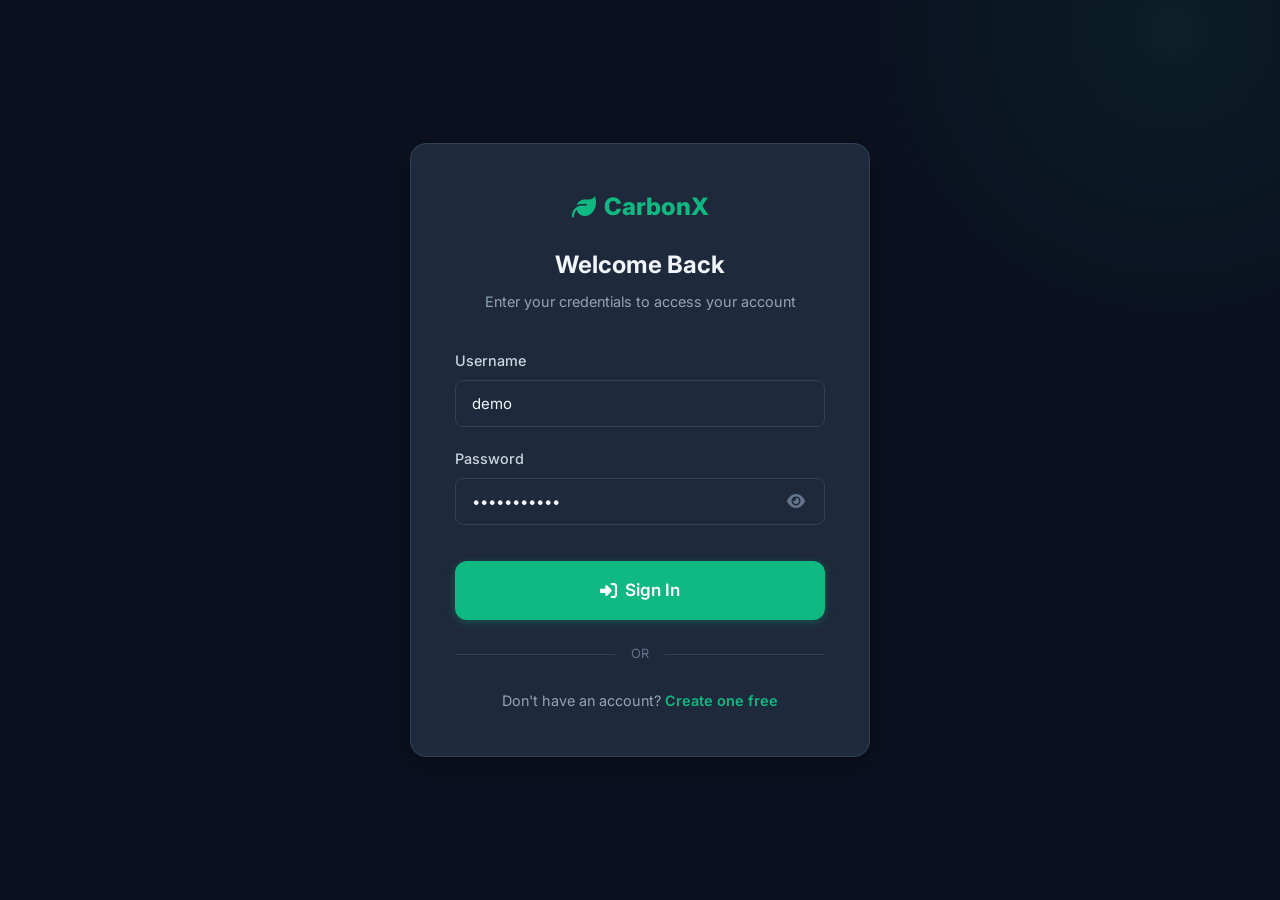
<file: my project/carbon-platform-frontend/login.html>
<!DOCTYPE html>
<html lang="en">

<head>
    <meta charset="UTF-8">
    <meta name="viewport" content="width=device-width, initial-scale=1.0">
    <title>Login | CarbonX</title>
    <link rel="stylesheet" href="https://cdnjs.cloudflare.com/ajax/libs/font-awesome/6.5.0/css/all.min.css">
    <link rel="stylesheet" href="css/style.css">
    <link rel="stylesheet" href="css/components.css">
    <link rel="stylesheet" href="css/animations.css">
    <link rel="stylesheet" href="css/pages/auth.css">
</head>

<body>
    <div class="auth-page">
        <div class="auth-card fade-in">
            <div class="auth-header">
                <a href="index.html" class="logo">
                    <i class="fas fa-leaf"></i> CarbonX
                </a>
                <h2>Welcome Back</h2>
                <p>Enter your credentials to access your account</p>
            </div>

            <form id="login-form">
                <div class="form-group">
                    <label for="username">Username</label>
                    <input type="text" id="username" placeholder="Enter username" value="demo" required>
                </div>
                <div class="form-group">
                    <label for="password">Password</label>
                    <div class="password-field">
                        <input type="password" id="password" placeholder="••••••••" value="password123" required>
                        <button type="button" class="password-toggle" id="toggle-pw">
                            <i class="fas fa-eye"></i>
                        </button>
                    </div>
                </div>
                <button type="submit" class="btn btn-primary btn-block btn-lg mt-2">
                    <i class="fas fa-sign-in-alt"></i> Sign In
                </button>
            </form>

            <div class="divider">OR</div>

            <p class="text-center text-muted" style="font-size: 0.9rem;">
                Don't have an account? <a href="register.html" style="color: var(--primary); font-weight: 600;">Create
                    one free</a>
            </p>
        </div>
    </div>

    <script src="js/core/auth.js"></script>
    <script src="js/core/router.js"></script>
    <script src="js/services/notifications.js"></script>
    <script src="js/core/main.js"></script>
    <script>
        document.getElementById('login-form').addEventListener('submit', async (e) => {
            e.preventDefault();
            const res = await Auth.login(
                document.getElementById('username').value,
                document.getElementById('password').value
            );
            if (res.success) {
                window.location.href = 'dashboard.html';
            } else {
                alert(res.message);
            }
        });
        document.getElementById('toggle-pw').addEventListener('click', (e) => {
            e.preventDefault();
            const pw = document.getElementById('password');
            const icon = document.querySelector('#toggle-pw i');
            if (pw.type === 'password') {
                pw.type = 'text';
                icon.classList.replace('fa-eye', 'fa-eye-slash');
            } else {
                pw.type = 'password';
                icon.classList.replace('fa-eye-slash', 'fa-eye');
            }
        });
    </script>
</body>

</html>
</file>
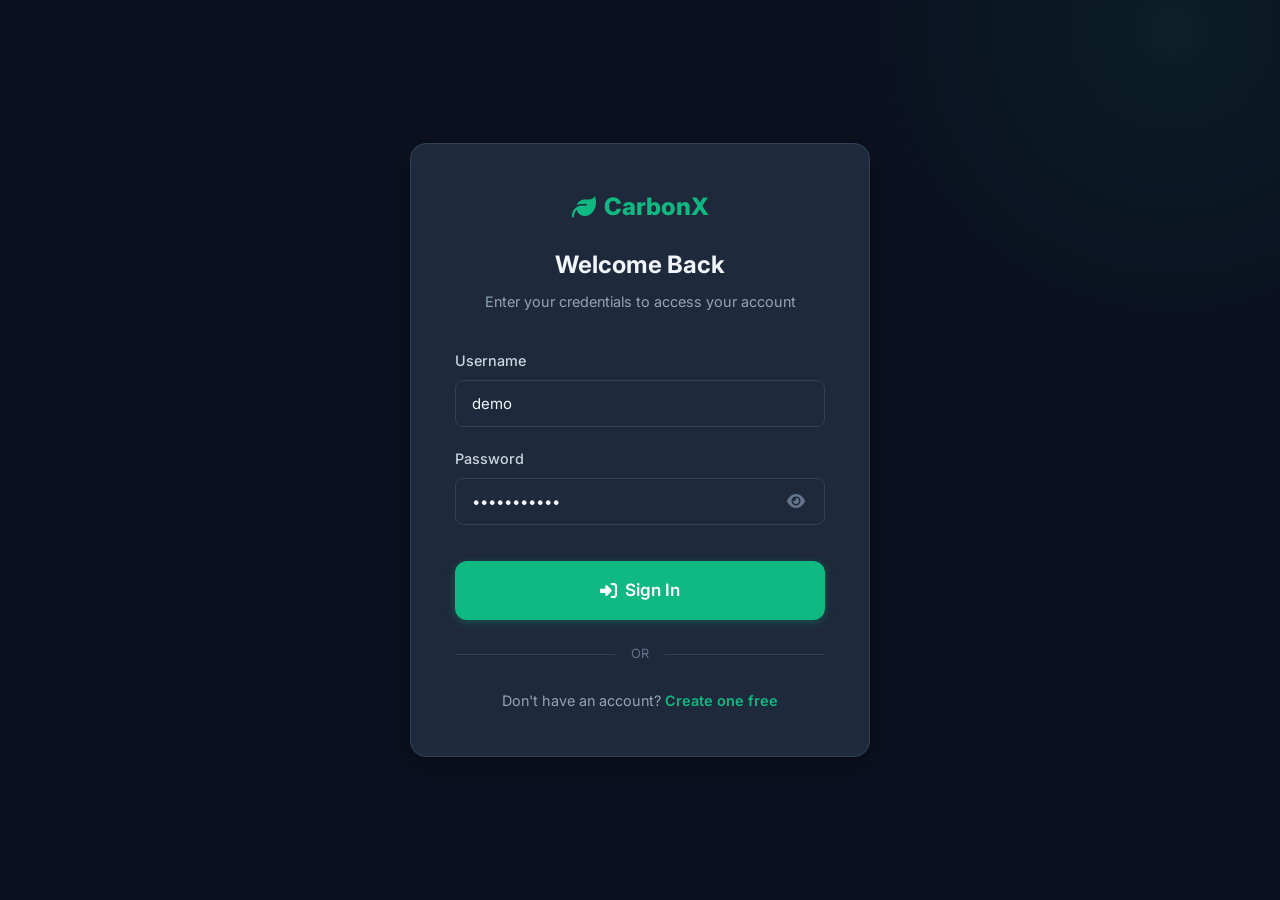
<file: my project/carbon-platform-frontend/marketplace.html>
<!DOCTYPE html>
<html lang="en">

<head>
    <meta charset="UTF-8">
    <meta name="viewport" content="width=device-width, initial-scale=1.0">
    <title>Marketplace | CarbonX</title>
    <link rel="stylesheet" href="https://cdnjs.cloudflare.com/ajax/libs/font-awesome/6.5.0/css/all.min.css">
    <link rel="stylesheet" href="css/style.css">
    <link rel="stylesheet" href="css/theme.css">
    <link rel="stylesheet" href="css/layout.css">
    <link rel="stylesheet" href="css/components.css">
    <link rel="stylesheet" href="css/animations.css">
    <link rel="stylesheet" href="css/pages/marketplace.css">
    <link rel="stylesheet" href="css/responsive.css">
</head>

<body>
    <div class="app-container">
        <header id="main-navbar" class="main-navbar"></header>
        <aside id="main-sidebar" class="main-sidebar"></aside>

        <main class="main-content">
            <div class="marketplace-header fade-in">
                <div>
                    <h1>Marketplace</h1>
                    <p class="text-muted">Browse and trade high-quality certified carbon credits from verified projects
                        worldwide.</p>
                </div>
                <div class="view-toggles">
                    <button id="view-grid" class="btn-icon active" title="Grid View"><i class="fas fa-th"></i></button>
                    <button id="view-table" class="btn-icon" title="Table View"><i class="fas fa-list"></i></button>
                </div>
            </div>

            <div class="filters-bar fade-in">
                <div class="nav-search" style="margin: 0; flex: 1; max-width: 340px;">
                    <i class="fas fa-search"></i>
                    <input type="text" id="market-search" placeholder="Search projects by name or location...">
                </div>
                <select id="filter-type">
                    <option value="all">All Types</option>
                    <option value="Forestry">Forestry</option>
                    <option value="Renewable">Renewable Energy</option>
                    <option value="Technology">Technology</option>
                    <option value="Community">Community</option>
                </select>
            </div>

            <div id="marketplace-container" class="projects-grid fade-in">
                <!-- Projects rendered by JS -->
            </div>
        </main>
    </div>

    <!-- Scripts -->
    <script src="js/utils/constants.js"></script>
    <script src="js/utils/helpers.js"></script>
    <script src="js/core/state.js"></script>
    <script src="js/core/auth.js"></script>
    <script src="js/core/router.js"></script>
    <script src="js/ui/theme.js"></script>
    <script src="js/ui/ui.js"></script>
    <script src="js/ui/sidebar.js"></script>
    <script src="js/services/notifications.js"></script>
    <script src="js/services/watchlist.js"></script>
    <script src="js/modules/marketplace.js"></script>
    <script src="js/core/main.js"></script>
    <script>
        document.addEventListener('DOMContentLoaded', () => {
            // Wait for App to fully load data before initializing marketplace
            const waitForApp = setInterval(() => {
                if (window.App && window.App._readyCallbacks !== undefined) {
                    clearInterval(waitForApp);
                    App.onReady(() => {
                        if (window.Marketplace) Marketplace.init();
                    });
                }
            }, 50);
        });
    </script>
</body>

</html>
</file>
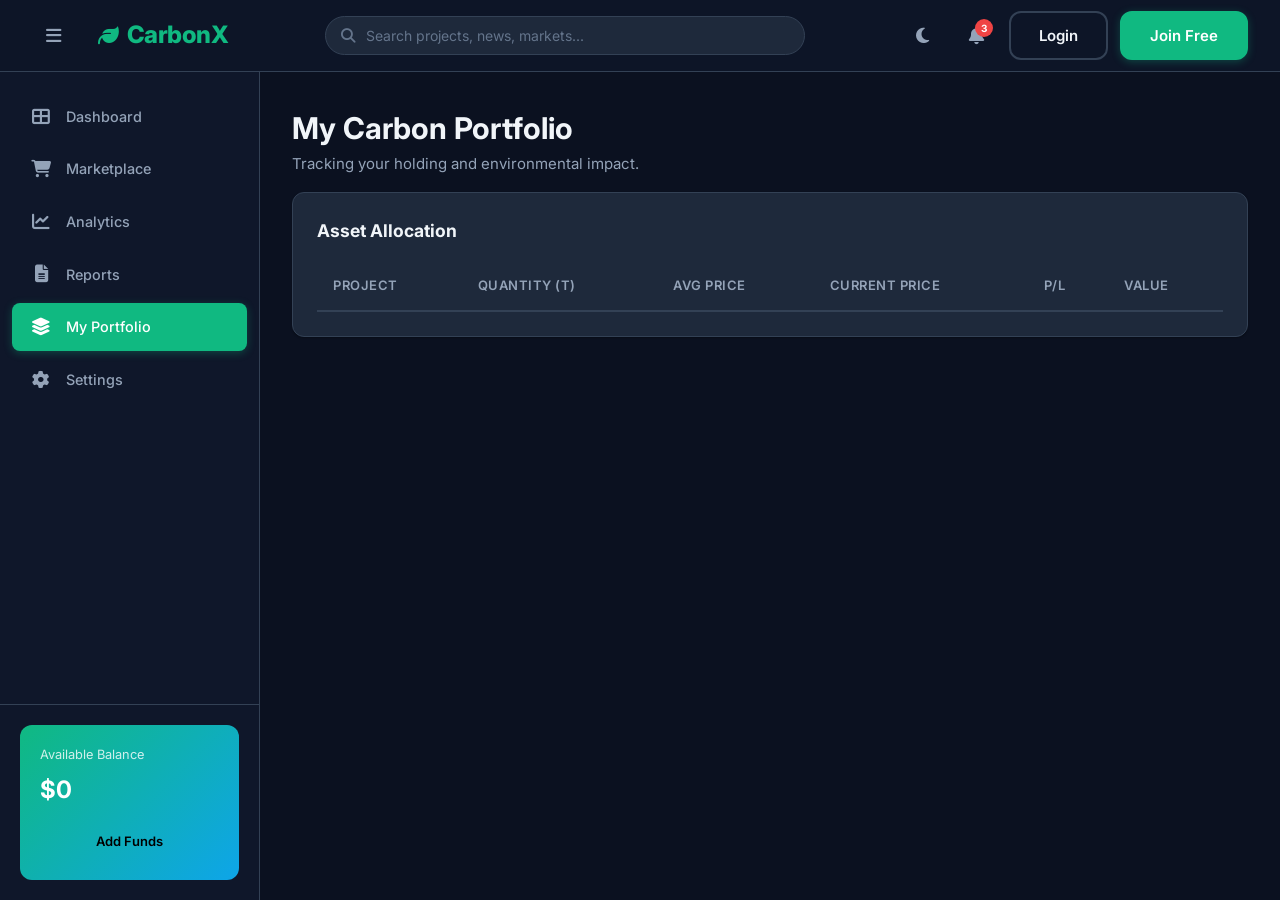
<file: my project/carbon-platform-frontend/portfolio.html>
<!DOCTYPE html>
<html lang="en">

<head>
    <meta charset="UTF-8">
    <meta name="viewport" content="width=device-width, initial-scale=1.0">
    <title>My Portfolio | CarbonX</title>
    <link rel="stylesheet" href="https://cdnjs.cloudflare.com/ajax/libs/font-awesome/6.5.0/css/all.min.css">
    <link rel="stylesheet" href="css/style.css">
    <link rel="stylesheet" href="css/theme.css">
    <link rel="stylesheet" href="css/layout.css">
    <link rel="stylesheet" href="css/components.css">
    <link rel="stylesheet" href="css/animations.css">
    <link rel="stylesheet" href="css/responsive.css">
</head>

<body>
    <div class="app-container">
        <header id="main-navbar" class="main-navbar"></header>
        <aside id="main-sidebar" class="main-sidebar"></aside>

        <main class="main-content">
            <div class="fade-in mb-2">
                <h1>My Carbon Portfolio</h1>
                <p class="text-muted">Tracking your holding and environmental impact.</p>
            </div>

            <div class="card fade-in">
                <h3>Asset Allocation</h3>
                <table class="mt-2">
                    <thead>
                        <tr>
                            <th>Project</th>
                            <th>Quantity (t)</th>
                            <th>Avg Price</th>
                            <th>Current Price</th>
                            <th>P/L</th>
                            <th>Value</th>
                        </tr>
                    </thead>
                    <tbody id="portfolio-table"></tbody>
                </table>
            </div>
        </main>
    </div>

    <!-- Scripts -->
    <script src="js/utils/constants.js"></script>
    <script src="js/utils/helpers.js"></script>
    <script src="js/core/state.js"></script>
    <script src="js/core/auth.js"></script>
    <script src="js/core/router.js"></script>
    <script src="js/ui/theme.js"></script>
    <script src="js/ui/ui.js"></script>
    <script src="js/ui/sidebar.js"></script>
    <script src="js/services/notifications.js"></script>
    <script src="js/services/portfolio.js"></script>
    <script src="js/core/main.js"></script>
    <script>
        document.addEventListener('DOMContentLoaded', () => {
            const waitForApp = setInterval(() => {
                if (window.App && window.App._readyCallbacks !== undefined) {
                    clearInterval(waitForApp);
                    App.onReady(() => {
                        const container = document.getElementById('portfolio-table');
                        if (state.user) {
                            if (!state.user.portfolio || state.user.portfolio.length === 0) {
                                container.innerHTML = '<tr><td colspan="6" class="text-center text-muted" style="padding:2rem">No holdings yet. Visit the <a href="marketplace.html" style="color:var(--primary)">Marketplace</a> to buy credits.</td></tr>';
                                return;
                            }
                            container.innerHTML = state.user.portfolio.map(item => {
                                const project = state.projects.find(p => p.id === item.projectId);
                                const currentPrice = project ? project.price : item.averagePrice;
                                const pnl = (currentPrice - item.averagePrice) * item.quantity;
                                return `
                            <tr>
                                <td>${item.projectName}</td>
                                <td>${item.quantity}</td>
                                <td>$${item.averagePrice.toFixed(2)}</td>
                                <td>$${currentPrice.toFixed(2)}</td>
                                <td class="${pnl >= 0 ? 'text-green' : 'text-red'}">${pnl >= 0 ? '+' : ''}$${pnl.toFixed(2)}</td>
                                <td>$${(item.quantity * currentPrice).toLocaleString()}</td>
                            </tr>
                        `;
                            }).join('');
                        }
                    });
                }
            }, 50);
        });
    </script>
</body>

</html>
</file>
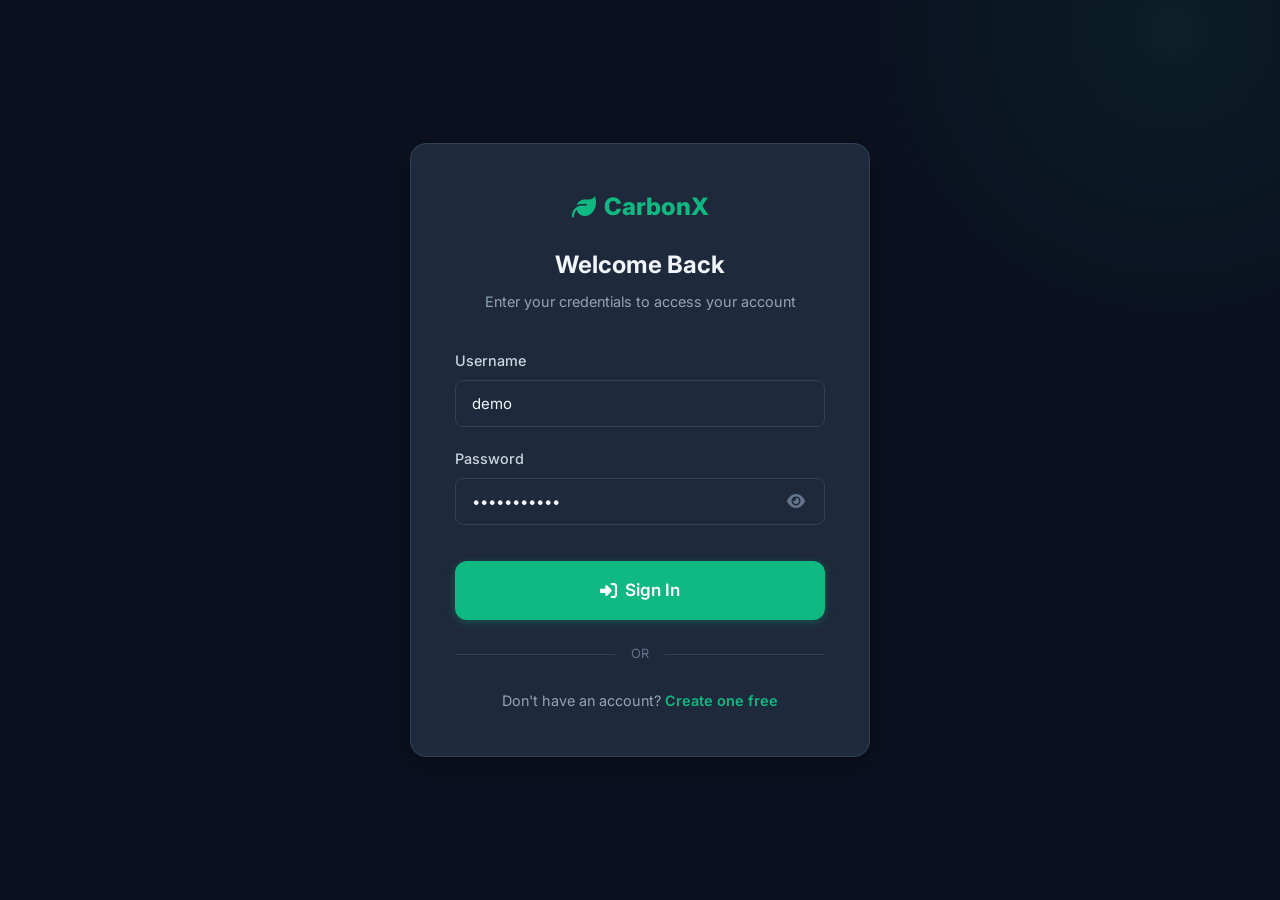
<file: my project/carbon-platform-frontend/profile.html>
<!DOCTYPE html>
<html lang="en">

<head>
    <meta charset="UTF-8">
    <meta name="viewport" content="width=device-width, initial-scale=1.0">
    <title>Profile Settings | CarbonX</title>
    <link rel="stylesheet" href="https://cdnjs.cloudflare.com/ajax/libs/font-awesome/6.5.0/css/all.min.css">
    <link rel="stylesheet" href="css/style.css">
    <link rel="stylesheet" href="css/theme.css">
    <link rel="stylesheet" href="css/layout.css">
    <link rel="stylesheet" href="css/components.css">
    <link rel="stylesheet" href="css/animations.css">
    <link rel="stylesheet" href="css/pages/profile.css">
    <link rel="stylesheet" href="css/responsive.css">
</head>

<body>
    <div class="app-container">
        <header id="main-navbar" class="main-navbar"></header>
        <aside id="main-sidebar" class="main-sidebar"></aside>

        <main class="main-content">
            <div class="fade-in mb-2">
                <h1>Settings</h1>
                <p class="text-muted">Manage your account and platform preferences.</p>
            </div>

            <div class="data-row fade-in">
                <div class="card">
                    <h3>Account Information</h3>
                    <div class="mt-2 d-flex align-center gap-2 mb-2">
                        <img id="profile-avatar-img" src="" alt="Avatar"
                            style="width: 80px; height: 80px; border-radius: 50%;">
                        <div>
                            <h2 id="profile-full-name">Name</h2>
                            <p id="profile-subtitle" class="text-muted">Role</p>
                        </div>
                    </div>

                    <form id="profile-form">
                        <div class="form-group">
                            <label>Full Name</label>
                            <input type="text" id="profile-name">
                        </div>
                        <div class="form-group">
                            <label>Email Address</label>
                            <input type="email" id="profile-email">
                        </div>
                        <div class="form-group">
                            <label>Professional Role</label>
                            <input type="text" id="profile-role">
                        </div>
                        <button type="submit" class="btn btn-primary">Save Changes</button>
                    </form>
                </div>

                <div class="card">
                    <h3>Security</h3>
                    <div class="mt-2">
                        <button class="btn btn-outline btn-block mb-1">Change Password</button>
                        <button class="btn btn-outline btn-block">Enable 2FA</button>
                        <hr class="mt-2 mb-2" style="border-color: var(--border);">
                        <button class="btn btn-block" style="color: var(--error);">Deactivate Account</button>
                    </div>
                </div>
            </div>
        </main>
    </div>

    <!-- Scripts -->
    <script src="js/utils/constants.js"></script>
    <script src="js/utils/helpers.js"></script>
    <script src="js/core/state.js"></script>
    <script src="js/core/auth.js"></script>
    <script src="js/core/router.js"></script>
    <script src="js/ui/theme.js"></script>
    <script src="js/ui/ui.js"></script>
    <script src="js/ui/sidebar.js"></script>
    <script src="js/services/notifications.js"></script>
    <script src="js/modules/profile.js"></script>
    <script src="js/core/main.js"></script>
    <script>
        document.addEventListener('DOMContentLoaded', () => {
            const waitForApp = setInterval(() => {
                if (window.App && window.App._readyCallbacks !== undefined) {
                    clearInterval(waitForApp);
                    App.onReady(() => { if (window.Profile) Profile.init(); });
                }
            }, 50);
        });
    </script>
</body>

</html>
</file>
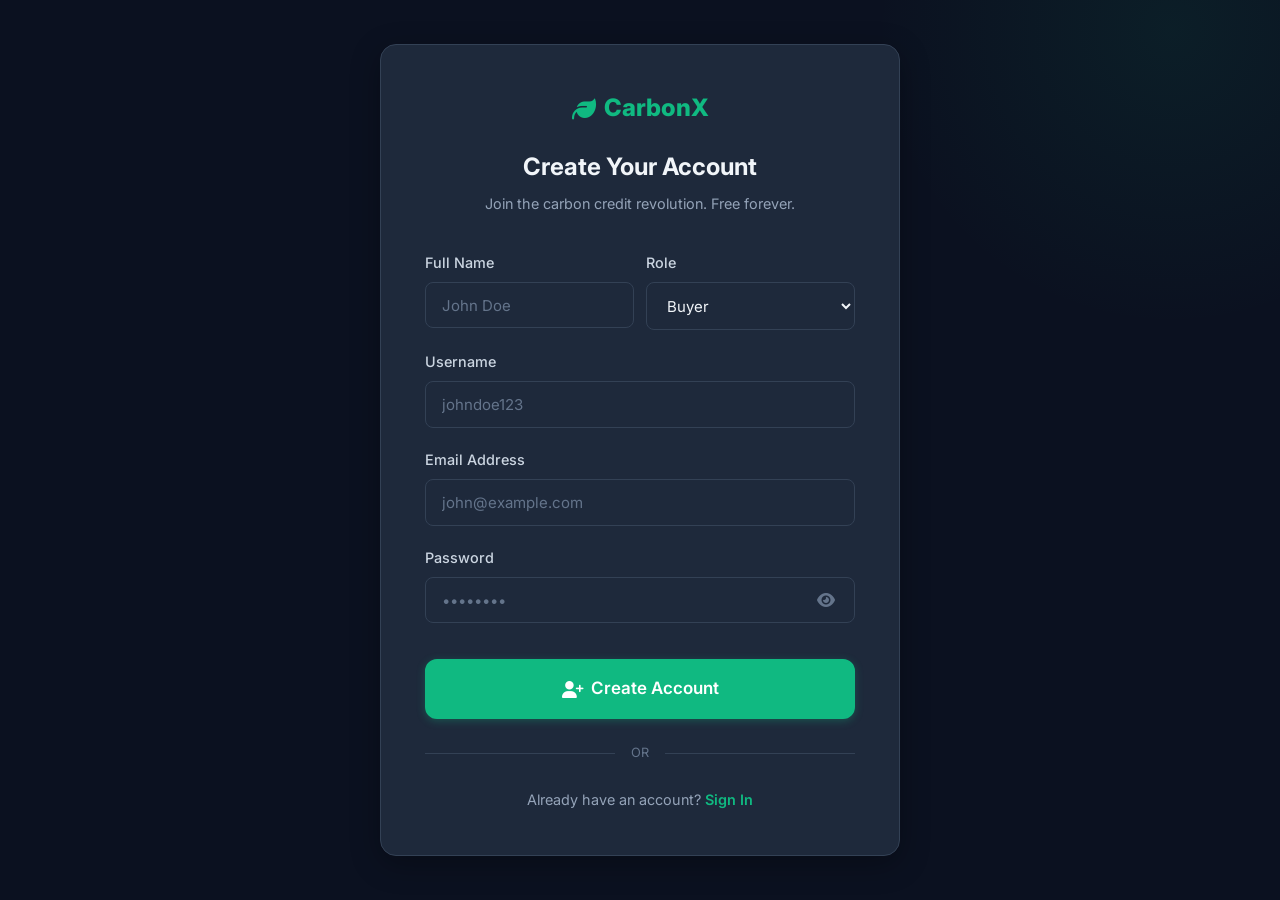
<file: my project/carbon-platform-frontend/register.html>
<!DOCTYPE html>
<html lang="en">

<head>
    <meta charset="UTF-8">
    <meta name="viewport" content="width=device-width, initial-scale=1.0">
    <title>Register | CarbonX</title>
    <link rel="stylesheet" href="https://cdnjs.cloudflare.com/ajax/libs/font-awesome/6.5.0/css/all.min.css">
    <link rel="stylesheet" href="css/style.css">
    <link rel="stylesheet" href="css/components.css">
    <link rel="stylesheet" href="css/animations.css">
    <link rel="stylesheet" href="css/pages/auth.css">
</head>

<body>
    <div class="auth-page">
        <div class="auth-card fade-in" style="max-width: 520px;">
            <div class="auth-header">
                <a href="index.html" class="logo">
                    <i class="fas fa-leaf"></i> CarbonX
                </a>
                <h2>Create Your Account</h2>
                <p>Join the carbon credit revolution. Free forever.</p>
            </div>

            <form id="register-form">
                <div class="form-grid">
                    <div class="form-group">
                        <label for="reg-name">Full Name</label>
                        <input type="text" id="reg-name" placeholder="John Doe" required>
                    </div>
                    <div class="form-group">
                        <label for="reg-role">Role</label>
                        <select id="reg-role">
                            <option value="Buyer">Buyer</option>
                            <option value="Seller">Seller</option>
                        </select>
                    </div>
                </div>
                <div class="form-group">
                    <label for="reg-username">Username</label>
                    <input type="text" id="reg-username" placeholder="johndoe123" required>
                </div>
                <div class="form-group">
                    <label for="reg-email">Email Address</label>
                    <input type="email" id="reg-email" placeholder="john@example.com" required>
                </div>
                <div class="form-group">
                    <label for="reg-password">Password</label>
                    <div class="password-field">
                        <input type="password" id="reg-password" placeholder="••••••••" required>
                        <button type="button" class="password-toggle" id="toggle-pw">
                            <i class="fas fa-eye"></i>
                        </button>
                    </div>
                </div>
                <button type="submit" class="btn btn-primary btn-block btn-lg mt-2">
                    <i class="fas fa-user-plus"></i> Create Account
                </button>
            </form>

            <div class="divider">OR</div>

            <p class="text-center text-muted" style="font-size: 0.9rem;">
                Already have an account? <a href="login.html" style="color: var(--primary); font-weight: 600;">Sign
                    In</a>
            </p>
        </div>
    </div>

    <script src="js/core/auth.js"></script>
    <script src="js/core/router.js"></script>
    <script src="js/services/notifications.js"></script>
    <script src="js/core/main.js"></script>
    <script>
        document.getElementById('register-form').addEventListener('submit', async (e) => {
            e.preventDefault();
            const res = await Auth.register({
                name: document.getElementById('reg-name').value,
                username: document.getElementById('reg-username').value,
                email: document.getElementById('reg-email').value,
                password: document.getElementById('reg-password').value,
                role: document.getElementById('reg-role').value
            });
            if (res.success) {
                window.location.href = 'dashboard.html';
            } else {
                alert(res.message);
            }
        });
        document.getElementById('toggle-pw').addEventListener('click', (e) => {
            e.preventDefault();
            const pw = document.getElementById('reg-password');
            const icon = document.querySelector('#toggle-pw i');
            if (pw.type === 'password') {
                pw.type = 'text';
                icon.classList.replace('fa-eye', 'fa-eye-slash');
            } else {
                pw.type = 'password';
                icon.classList.replace('fa-eye-slash', 'fa-eye');
            }
        });
    </script>
</body>

</html>
</file>
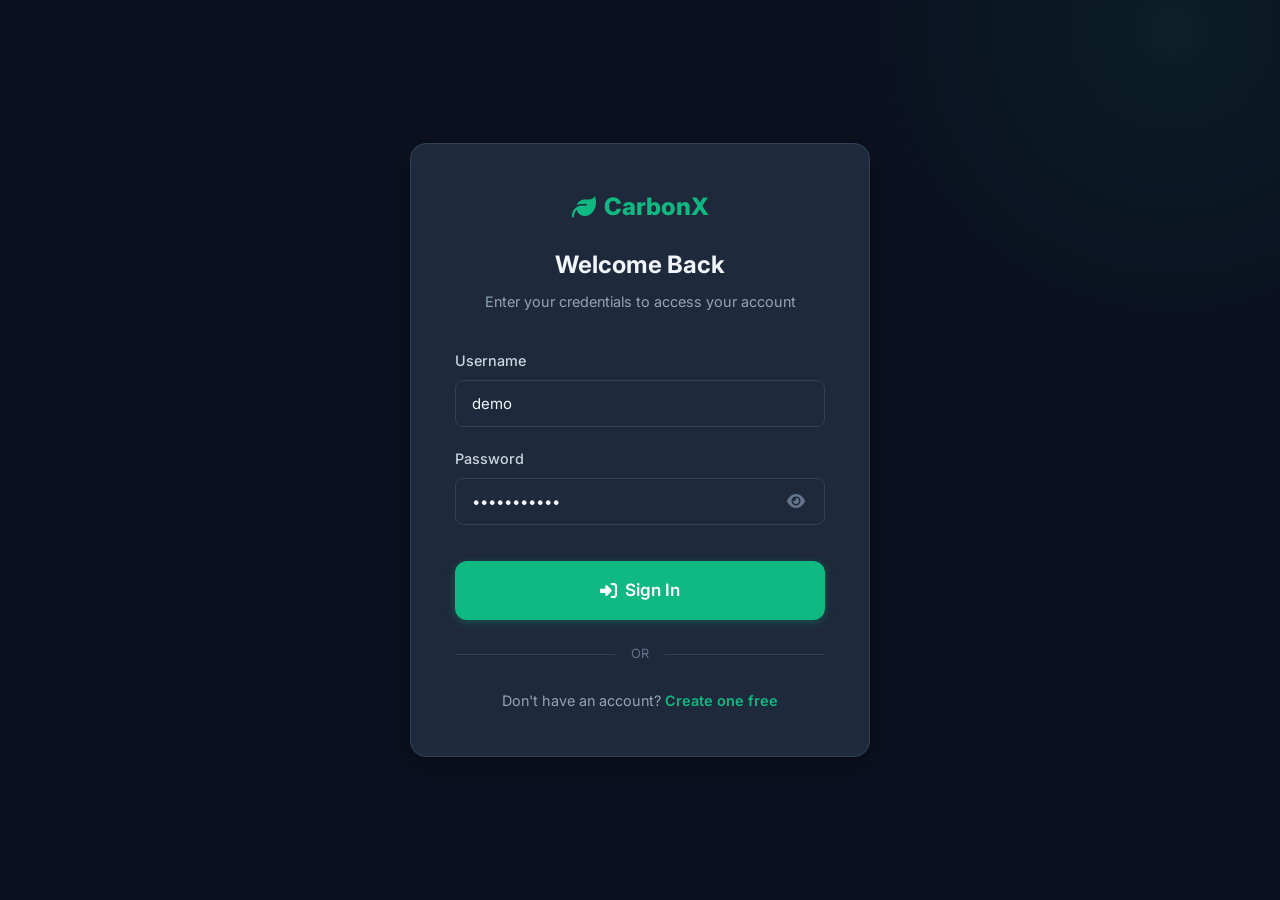
<file: my project/carbon-platform-frontend/reports.html>
<!DOCTYPE html>
<html lang="en">

<head>
    <meta charset="UTF-8">
    <meta name="viewport" content="width=device-width, initial-scale=1.0">
    <title>Reports & Compliance | CarbonX</title>
    <link rel="stylesheet" href="https://cdnjs.cloudflare.com/ajax/libs/font-awesome/6.5.0/css/all.min.css">
    <link rel="stylesheet" href="css/style.css">
    <link rel="stylesheet" href="css/theme.css">
    <link rel="stylesheet" href="css/layout.css">
    <link rel="stylesheet" href="css/components.css">
    <link rel="stylesheet" href="css/animations.css">
    <link rel="stylesheet" href="css/pages/reports.css">
    <link rel="stylesheet" href="css/responsive.css">
</head>

<body>
    <div class="app-container">
        <header id="main-navbar" class="main-navbar"></header>
        <aside id="main-sidebar" class="main-sidebar"></aside>

        <main class="main-content">
            <div class="marketplace-header fade-in">
                <div>
                    <h1>ESG Reporting</h1>
                    <p class="text-muted">Export your carbon offset data for compliance and sustainability reports.</p>
                </div>
                <div class="d-flex gap-1">
                    <button id="export-csv" class="btn btn-outline"><i class="fas fa-file-csv"></i> Export CSV</button>
                    <button id="export-pdf" class="btn btn-primary"><i class="fas fa-file-pdf"></i> Download
                        PDF</button>
                </div>
            </div>

            <div class="dashboard-grid fade-in mt-2" id="report-container">
                <div class="card">
                    <h4>Total Credits Retired</h4>
                    <h2 id="report-total-bought">0 tCO2e</h2>
                    <p class="text-muted">Life to date</p>
                </div>
                <div class="card">
                    <h4>Total Investment</h4>
                    <h2 id="report-total-spent">$0</h2>
                    <p class="text-muted">Carbon offset budget</p>
                </div>
            </div>

            <div class="card fade-in mt-2">
                <h3>Full Transaction History</h3>
                <table class="mt-2">
                    <thead>
                        <tr>
                            <th>Date</th>
                            <th>Project</th>
                            <th>Type</th>
                            <th>Quantity (t)</th>
                            <th>Unit Price</th>
                            <th>Total Amount</th>
                        </tr>
                    </thead>
                    <tbody id="reports-history-table"></tbody>
                </table>
            </div>
        </main>
    </div>

    <!-- Scripts -->
    <script src="js/utils/constants.js"></script>
    <script src="js/utils/helpers.js"></script>
    <script src="js/core/state.js"></script>
    <script src="js/core/auth.js"></script>
    <script src="js/core/router.js"></script>
    <script src="js/ui/theme.js"></script>
    <script src="js/ui/ui.js"></script>
    <script src="js/ui/sidebar.js"></script>
    <script src="js/services/notifications.js"></script>
    <script src="js/utils/exporter.js"></script>
    <script src="js/modules/reports.js"></script>
    <script src="js/core/main.js"></script>
    <script>
        document.addEventListener('DOMContentLoaded', () => {
            const waitForApp = setInterval(() => {
                if (window.App && window.App._readyCallbacks !== undefined) {
                    clearInterval(waitForApp);
                    App.onReady(() => { if (window.Reports) Reports.init(); });
                }
            }, 50);
        });
    </script>
</body>

</html>
</file>
<file: my project/carbon-platform-frontend/css/style.css>
/* ===================================================
   CarbonX — Global Styles & Design Tokens
   =================================================== */

@import url('https://fonts.googleapis.com/css2?family=Inter:wght@300;400;500;600;700;800;900&display=swap');

:root {
  /* Primary Palette */
  --primary: #10b981;
  --primary-light: #34d399;
  --primary-dark: #059669;
  --primary-glow: rgba(16, 185, 129, 0.25);

  /* Accent Colors */
  --secondary: #3b82f6;
  --accent: #8b5cf6;
  --accent-pink: #ec4899;

  /* Dark Theme (Default) */
  --bg-body: #0b1120;
  --bg-main: #0f172a;
  --bg-card: #1e293b;
  --bg-card-hover: #263548;
  --bg-sidebar: #0f172a;
  --bg-input: #1e293b;
  --bg-elevated: #263548;
  --text-main: #f1f5f9;
  --text-secondary: #cbd5e1;
  --text-muted: #94a3b8;
  --text-dim: #64748b;
  --border: #334155;
  --border-light: #475569;

  /* Semantic */
  --success: #10b981;
  --error: #ef4444;
  --warning: #f59e0b;
  --info: #3b82f6;

  /* Shadows */
  --shadow-sm: 0 1px 2px rgba(0, 0, 0, 0.3);
  --shadow-md: 0 4px 12px rgba(0, 0, 0, 0.25);
  --shadow-lg: 0 8px 30px rgba(0, 0, 0, 0.3);
  --shadow-glow: 0 0 20px var(--primary-glow);

  /* Layout */
  --radius-sm: 8px;
  --radius: 12px;
  --radius-lg: 16px;
  --radius-xl: 24px;
  --sidebar-width: 260px;
  --navbar-height: 72px;

  /* Transitions */
  --transition-fast: 0.15s ease;
  --transition: 0.3s ease;
  --transition-slow: 0.5s ease;
}

/* Light Mode */
body.light-mode {
  --bg-body: #f8fafc;
  --bg-main: #f1f5f9;
  --bg-card: #ffffff;
  --bg-card-hover: #f8fafc;
  --bg-sidebar: #ffffff;
  --bg-input: #f1f5f9;
  --bg-elevated: #f8fafc;
  --text-main: #0f172a;
  --text-secondary: #334155;
  --text-muted: #64748b;
  --text-dim: #94a3b8;
  --border: #e2e8f0;
  --border-light: #cbd5e1;
  --shadow-sm: 0 1px 2px rgba(0, 0, 0, 0.05);
  --shadow-md: 0 4px 12px rgba(0, 0, 0, 0.08);
  --shadow-lg: 0 8px 30px rgba(0, 0, 0, 0.1);
}

/* ===================================================
   Reset
   =================================================== */
*,
*::before,
*::after {
  margin: 0;
  padding: 0;
  box-sizing: border-box;
}

html {
  scroll-behavior: smooth;
  -webkit-font-smoothing: antialiased;
  -moz-osx-font-smoothing: grayscale;
}

body {
  font-family: 'Inter', system-ui, -apple-system, BlinkMacSystemFont, sans-serif;
  background-color: var(--bg-body);
  color: var(--text-main);
  line-height: 1.6;
  font-size: 15px;
  transition: background-color var(--transition), color var(--transition);
  overflow-x: hidden;
}

a {
  text-decoration: none;
  color: inherit;
  transition: color var(--transition-fast);
}

a:hover {
  color: var(--primary);
}

button {
  cursor: pointer;
  font-family: inherit;
  border: none;
  background: none;
  font-size: inherit;
}

ul,
ol {
  list-style: none;
}

img {
  max-width: 100%;
  display: block;
}

input,
select,
textarea {
  font-family: inherit;
  font-size: inherit;
}

/* ===================================================
   Utility Classes
   =================================================== */
.text-center {
  text-align: center;
}

.text-right {
  text-align: right;
}

.text-left {
  text-align: left;
}

.fw-bold {
  font-weight: 700;
}

.fw-semibold {
  font-weight: 600;
}

.text-green {
  color: var(--success) !important;
}

.text-red {
  color: var(--error) !important;
}

.text-blue {
  color: var(--secondary) !important;
}

.text-muted {
  color: var(--text-muted) !important;
}

.mt-1 {
  margin-top: 0.5rem;
}

.mt-2 {
  margin-top: 1rem;
}

.mt-3 {
  margin-top: 1.5rem;
}

.mt-4 {
  margin-top: 2rem;
}

.mb-1 {
  margin-bottom: 0.5rem;
}

.mb-2 {
  margin-bottom: 1rem;
}

.mb-3 {
  margin-bottom: 1.5rem;
}

.mb-4 {
  margin-bottom: 2rem;
}

.d-flex {
  display: flex;
}

.align-center {
  align-items: center;
}

.justify-between {
  justify-content: space-between;
}

.gap-1 {
  gap: 0.5rem;
}

.gap-2 {
  gap: 1rem;
}

.gap-3 {
  gap: 1.5rem;
}

/* Section Container */
.section {
  padding: 5rem 2rem;
}

.container {
  max-width: 1200px;
  margin: 0 auto;
  padding: 0 1.5rem;
}

/* Section Headers */
.section-header {
  text-align: center;
  max-width: 700px;
  margin: 0 auto 3.5rem;
}

.section-header h2 {
  font-size: 2.5rem;
  font-weight: 800;
  margin-bottom: 1rem;
  line-height: 1.2;
}

.section-header p {
  font-size: 1.1rem;
  color: var(--text-muted);
  line-height: 1.7;
}

.section-label {
  display: inline-block;
  font-size: 0.8rem;
  font-weight: 700;
  letter-spacing: 2px;
  text-transform: uppercase;
  color: var(--primary);
  margin-bottom: 0.75rem;
  background: var(--primary-glow);
  padding: 0.35rem 1rem;
  border-radius: 50px;
}

/* Gradient Text */
.gradient-text {
  background: linear-gradient(135deg, var(--primary), var(--secondary));
  -webkit-background-clip: text;
  -webkit-text-fill-color: transparent;
  background-clip: text;
}

/* Selection */
::selection {
  background: var(--primary);
  color: white;
}

/* Custom Scrollbar */
::-webkit-scrollbar {
  width: 8px;
  height: 8px;
}

::-webkit-scrollbar-track {
  background: var(--bg-body);
}

::-webkit-scrollbar-thumb {
  background: var(--border);
  border-radius: 10px;
}

::-webkit-scrollbar-thumb:hover {
  background: var(--text-dim);
}
</file>
<file: my project/carbon-platform-frontend/css/components.css>
/* ===================================================
   CarbonX — UI Components
   =================================================== */

/* ===================================================
   Buttons
   =================================================== */
.btn {
  display: inline-flex;
  align-items: center;
  justify-content: center;
  gap: 0.5rem;
  padding: 0.75rem 1.75rem;
  border-radius: var(--radius);
  font-weight: 600;
  font-size: 0.9375rem;
  transition: all var(--transition);
  cursor: pointer;
  white-space: nowrap;
  border: 2px solid transparent;
  line-height: 1.4;
}

.btn-primary {
  background: var(--primary);
  color: white;
  border-color: var(--primary);
  box-shadow: 0 2px 8px rgba(16, 185, 129, 0.3);
}

.btn-primary:hover {
  background: var(--primary-dark);
  border-color: var(--primary-dark);
  box-shadow: 0 4px 16px rgba(16, 185, 129, 0.4);
  transform: translateY(-1px);
  color: white;
}

.btn-outline {
  border: 2px solid var(--border);
  color: var(--text-main);
  background: transparent;
}

.btn-outline:hover {
  border-color: var(--primary);
  color: var(--primary);
  background: rgba(16, 185, 129, 0.05);
}

.btn-ghost {
  color: var(--text-muted);
  background: transparent;
}

.btn-ghost:hover {
  color: var(--primary);
  background: rgba(16, 185, 129, 0.08);
}

.btn-sm {
  padding: 0.5rem 1rem;
  font-size: 0.8125rem;
  border-radius: var(--radius-sm);
}

.btn-lg {
  padding: 1rem 2.25rem;
  font-size: 1.0625rem;
}

.btn-xl {
  padding: 1.125rem 2.75rem;
  font-size: 1.125rem;
  border-radius: var(--radius-lg);
}

.btn-block {
  width: 100%;
}

.btn-icon {
  width: 42px;
  height: 42px;
  display: inline-flex;
  align-items: center;
  justify-content: center;
  border-radius: var(--radius-sm);
  color: var(--text-muted);
  transition: all var(--transition-fast);
  font-size: 1.1rem;
  position: relative;
}

.btn-icon:hover {
  background: var(--bg-elevated);
  color: var(--text-main);
}

/* ===================================================
   Cards
   =================================================== */
.card {
  background: var(--bg-card);
  border: 1px solid var(--border);
  border-radius: var(--radius);
  padding: 1.5rem;
  box-shadow: var(--shadow-sm);
  transition: all var(--transition);
}

.card:hover {
  box-shadow: var(--shadow-md);
}

/* Stat Cards */
.stat-card {
  background: var(--bg-card);
  border: 1px solid var(--border);
  border-radius: var(--radius);
  padding: 1.5rem;
  display: flex;
  align-items: center;
  gap: 1.25rem;
  transition: all var(--transition);
}

.stat-card:hover {
  border-color: var(--primary);
  box-shadow: var(--shadow-glow);
  transform: translateY(-2px);
}

.stat-icon {
  width: 52px;
  height: 52px;
  border-radius: var(--radius);
  display: flex;
  align-items: center;
  justify-content: center;
  font-size: 1.4rem;
  flex-shrink: 0;
}

.stat-info h4 {
  font-size: 0.8125rem;
  color: var(--text-muted);
  font-weight: 500;
  margin-bottom: 0.25rem;
  text-transform: uppercase;
  letter-spacing: 0.5px;
}

.stat-info h3 {
  font-size: 1.5rem;
  font-weight: 700;
}

.stat-change {
  font-size: 0.8rem;
  font-weight: 600;
  margin-top: 0.35rem;
  display: flex;
  align-items: center;
  gap: 0.35rem;
}

.stat-change.up {
  color: var(--success);
}

.stat-change.down {
  color: var(--error);
}

.stat-change span {
  color: var(--text-dim);
  font-weight: 400;
}

/* ===================================================
   Tables
   =================================================== */
table {
  width: 100%;
  border-collapse: collapse;
}

th {
  text-align: left;
  padding: 0.875rem 1rem;
  color: var(--text-muted);
  font-weight: 600;
  font-size: 0.8125rem;
  text-transform: uppercase;
  letter-spacing: 0.5px;
  border-bottom: 2px solid var(--border);
}

td {
  padding: 0.875rem 1rem;
  border-bottom: 1px solid var(--border);
  vertical-align: middle;
}

tbody tr {
  transition: background var(--transition-fast);
}

tbody tr:hover {
  background: var(--bg-elevated);
}

/* ===================================================
   Badges
   =================================================== */
.badge {
  position: absolute;
  top: 4px;
  right: 4px;
  width: 18px;
  height: 18px;
  background: var(--error);
  color: white;
  border-radius: 50%;
  font-size: 0.625rem;
  font-weight: 700;
  display: flex;
  align-items: center;
  justify-content: center;
}

.status-badge {
  padding: 0.3rem 0.75rem;
  border-radius: 50px;
  font-size: 0.75rem;
  font-weight: 600;
  text-transform: capitalize;
}

.status-badge.completed {
  background: rgba(16, 185, 129, 0.12);
  color: var(--success);
}

.status-badge.pending {
  background: rgba(245, 158, 11, 0.12);
  color: var(--warning);
}

.rating-badge {
  background: linear-gradient(135deg, #f59e0b, #f97316);
  color: white;
  padding: 0.2rem 0.5rem;
  border-radius: 4px;
  font-size: 0.7rem;
  font-weight: 800;
  letter-spacing: 0.5px;
}

/* ===================================================
   Forms
   =================================================== */
.form-group {
  margin-bottom: 1.25rem;
}

.form-group label {
  display: block;
  margin-bottom: 0.5rem;
  font-weight: 500;
  color: var(--text-secondary);
  font-size: 0.9rem;
}

.form-group input,
.form-group select,
.form-group textarea {
  width: 100%;
  padding: 0.8rem 1rem;
  background: var(--bg-input);
  border: 1.5px solid var(--border);
  border-radius: var(--radius-sm);
  color: var(--text-main);
  transition: border-color var(--transition-fast), box-shadow var(--transition-fast);
}

.form-group input:focus,
.form-group select:focus,
.form-group textarea:focus {
  outline: none;
  border-color: var(--primary);
  box-shadow: 0 0 0 3px var(--primary-glow);
}

.form-group input::placeholder {
  color: var(--text-dim);
}

/* ===================================================
   Toasts / Notifications
   =================================================== */
#toast-container {
  position: fixed;
  top: calc(var(--navbar-height) + 1rem);
  right: 1.5rem;
  z-index: 9999;
  display: flex;
  flex-direction: column;
  gap: 0.75rem;
}

.toast {
  display: flex;
  align-items: center;
  gap: 0.75rem;
  padding: 1rem 1.25rem;
  background: var(--bg-card);
  border: 1px solid var(--border);
  border-radius: var(--radius);
  box-shadow: var(--shadow-lg);
  min-width: 320px;
  max-width: 420px;
  transform: translateX(120%);
  transition: transform var(--transition);
  backdrop-filter: blur(10px);
}

.toast.show {
  transform: translateX(0);
}

.toast-success {
  border-left: 4px solid var(--success);
}

.toast-error {
  border-left: 4px solid var(--error);
}

.toast-info {
  border-left: 4px solid var(--info);
}

.toast-warning {
  border-left: 4px solid var(--warning);
}

.toast-icon {
  font-size: 1.25rem;
  flex-shrink: 0;
}

.toast-success .toast-icon {
  color: var(--success);
}

.toast-error .toast-icon {
  color: var(--error);
}

.toast-info .toast-icon {
  color: var(--info);
}

.toast-warning .toast-icon {
  color: var(--warning);
}

.toast-title {
  font-weight: 600;
  font-size: 0.9rem;
}

.toast-message {
  font-size: 0.8rem;
  color: var(--text-muted);
}

.toast-close {
  color: var(--text-dim);
  font-size: 1.25rem;
  margin-left: auto;
  cursor: pointer;
}

/* ===================================================
   Dropdown
   =================================================== */
.dropdown {
  position: relative;
}

.dropdown-content {
  position: absolute;
  top: calc(100% + 8px);
  right: 0;
  background: var(--bg-card);
  border: 1px solid var(--border);
  border-radius: var(--radius);
  box-shadow: var(--shadow-lg);
  padding: 0.5rem;
  min-width: 200px;
  opacity: 0;
  visibility: hidden;
  transform: translateY(-8px);
  transition: all var(--transition-fast);
  z-index: 100;
}

.dropdown:hover .dropdown-content {
  opacity: 1;
  visibility: visible;
  transform: translateY(0);
}

.dropdown-content a {
  display: flex;
  align-items: center;
  gap: 0.75rem;
  padding: 0.625rem 1rem;
  border-radius: var(--radius-sm);
  font-size: 0.875rem;
  color: var(--text-secondary);
  transition: all var(--transition-fast);
}

.dropdown-content a:hover {
  background: var(--bg-elevated);
  color: var(--text-main);
}

/* ===================================================
   Skeletons
   =================================================== */
.skeleton-card,
.skeleton-row,
.skeleton-text {
  background: linear-gradient(90deg, var(--bg-card) 25%, var(--bg-elevated) 50%, var(--bg-card) 75%);
  background-size: 200% 100%;
  animation: shimmer 1.5s infinite;
  border-radius: var(--radius-sm);
}

.skeleton-card {
  height: 200px;
  border-radius: var(--radius);
}

.skeleton-text.title {
  height: 20px;
  width: 60%;
  margin-bottom: 0.5rem;
}

.skeleton-text.body {
  height: 14px;
  width: 90%;
  margin-bottom: 0.35rem;
}

.skeleton-text.footer {
  height: 14px;
  width: 40%;
}

.skeleton-row {
  height: 48px;
  margin-bottom: 0.5rem;
}

.skeleton-row.header {
  height: 36px;
  margin-bottom: 1rem;
}

@keyframes shimmer {
  0% {
    background-position: 200% 0;
  }

  100% {
    background-position: -200% 0;
  }
}

/* No Results */
.no-results {
  text-align: center;
  padding: 4rem 2rem;
  color: var(--text-muted);
  font-size: 1.1rem;
}
</file>
<file: my project/carbon-platform-frontend/css/animations.css>
/* ===================================================
   CarbonX — Animations & Keyframes
   =================================================== */

/* Fade In */
@keyframes fadeIn {
  from {
    opacity: 0;
    transform: translateY(15px);
  }

  to {
    opacity: 1;
    transform: translateY(0);
  }
}

.fade-in {
  animation: fadeIn 0.5s ease-out forwards;
}

/* Fade In Up */
@keyframes fadeInUp {
  from {
    opacity: 0;
    transform: translateY(30px);
  }

  to {
    opacity: 1;
    transform: translateY(0);
  }
}

/* Slide In from Right */
@keyframes slideInRight {
  from {
    opacity: 0;
    transform: translateX(30px);
  }

  to {
    opacity: 1;
    transform: translateX(0);
  }
}

/* Scale In */
@keyframes scaleIn {
  from {
    opacity: 0;
    transform: scale(0.95);
  }

  to {
    opacity: 1;
    transform: scale(1);
  }
}

/* Price Flash */
@keyframes flashGreen {
  0% {
    background-color: rgba(16, 185, 129, 0.25);
  }

  100% {
    background-color: transparent;
  }
}

@keyframes flashRed {
  0% {
    background-color: rgba(239, 68, 68, 0.25);
  }

  100% {
    background-color: transparent;
  }
}

.flash-green {
  animation: flashGreen 1s ease-out;
}

.flash-red {
  animation: flashRed 1s ease-out;
}

/* Pulse */
@keyframes pulse {

  0%,
  100% {
    opacity: 1;
  }

  50% {
    opacity: 0.6;
  }
}

/* Spin */
@keyframes spin {
  from {
    transform: rotate(0deg);
  }

  to {
    transform: rotate(360deg);
  }
}

/* Modal */
.modal {
  position: fixed;
  inset: 0;
  background: rgba(0, 0, 0, 0.6);
  display: flex;
  align-items: center;
  justify-content: center;
  z-index: 2000;
  opacity: 0;
  visibility: hidden;
  transition: all 0.3s;
  backdrop-filter: blur(4px);
}

.modal.active {
  opacity: 1;
  visibility: visible;
}

.modal-content {
  background: var(--bg-card);
  width: 90%;
  max-width: 520px;
  border-radius: var(--radius-lg);
  border: 1px solid var(--border);
  box-shadow: var(--shadow-lg);
  transform: scale(0.9) translateY(20px);
  transition: all 0.3s;
}

.modal.active .modal-content {
  transform: scale(1) translateY(0);
}

.modal-header {
  display: flex;
  justify-content: space-between;
  align-items: center;
  padding: 1.25rem 1.5rem;
  border-bottom: 1px solid var(--border);
}

.modal-header h3 {
  font-size: 1.15rem;
  font-weight: 700;
}

.close-modal {
  font-size: 1.5rem;
  color: var(--text-dim);
  cursor: pointer;
  transition: color 0.2s;
  background: none;
  border: none;
  line-height: 1;
}

.close-modal:hover {
  color: var(--error);
}

.modal-body {
  padding: 1.5rem;
}

.modal-footer {
  padding: 1rem 1.5rem;
  border-top: 1px solid var(--border);
  display: flex;
  justify-content: flex-end;
  gap: 0.75rem;
}

/* Buy Modal Specifics */
.project-summary {
  display: flex;
  gap: 1rem;
  align-items: center;
  margin-bottom: 1.5rem;
  padding-bottom: 1rem;
  border-bottom: 1px solid var(--border);
}

.project-summary img {
  width: 60px;
  height: 60px;
  border-radius: var(--radius-sm);
  object-fit: cover;
}

.project-summary h4 {
  font-size: 1rem;
}

.project-summary p {
  font-size: 0.8rem;
  color: var(--text-muted);
}

.order-summary {
  background: var(--bg-input);
  border-radius: var(--radius-sm);
  padding: 1rem;
  margin-top: 1rem;
}

.summary-row {
  display: flex;
  justify-content: space-between;
  padding: 0.35rem 0;
  font-size: 0.9rem;
  color: var(--text-secondary);
}

.summary-row.total {
  font-weight: 700;
  font-size: 1rem;
  color: var(--text-main);
  margin-top: 0.5rem;
}

.available {
  font-size: 0.75rem;
  color: var(--text-dim);
  margin-top: 0.25rem;
}
</file>
<file: my project/carbon-platform-frontend/css/pages/auth.css>
/* ===================================================
   CarbonX — Auth Page Styles
   =================================================== */

.auth-page {
    display: flex;
    align-items: center;
    justify-content: center;
    min-height: 100vh;
    padding: 2rem;
    background: var(--bg-body);
    position: relative;
}

.auth-page::before {
    content: '';
    position: absolute;
    top: -30%;
    right: -15%;
    width: 600px;
    height: 600px;
    background: radial-gradient(circle, rgba(16, 185, 129, 0.08), transparent 70%);
    pointer-events: none;
}

.auth-card {
    width: 100%;
    max-width: 460px;
    background: var(--bg-card);
    padding: 2.75rem;
    border-radius: var(--radius-lg);
    border: 1px solid var(--border);
    box-shadow: var(--shadow-lg);
    position: relative;
    z-index: 1;
}

.auth-header {
    text-align: center;
    margin-bottom: 2.25rem;
}

.auth-header .logo {
    display: flex;
    align-items: center;
    justify-content: center;
    gap: 0.5rem;
    font-size: 1.5rem;
    font-weight: 800;
    color: var(--primary);
    margin-bottom: 1.25rem;
}

.auth-header h2 {
    font-size: 1.5rem;
    font-weight: 700;
    margin-bottom: 0.35rem;
}

.auth-header p {
    color: var(--text-muted);
    font-size: 0.9rem;
}

.form-grid {
    display: grid;
    grid-template-columns: 1fr 1fr;
    gap: 0.75rem;
}

.password-field {
    position: relative;
}

.password-toggle {
    position: absolute;
    right: 1rem;
    top: 50%;
    transform: translateY(-50%);
    color: var(--text-dim);
    cursor: pointer;
    padding: 0.25rem;
    background: none;
    border: none;
    font-size: 1rem;
}

.password-toggle:hover {
    color: var(--text-muted);
}

.divider {
    display: flex;
    align-items: center;
    gap: 1rem;
    margin: 1.5rem 0;
    color: var(--text-dim);
    font-size: 0.8rem;
}

.divider::before,
.divider::after {
    content: '';
    flex: 1;
    height: 1px;
    background: var(--border);
}
</file>
<file: my project/carbon-platform-frontend/css/theme.css>
/* ===================================================
   CarbonX — Theme Overrides & Glassmorphism
   =================================================== */

/* Glass Effect */
.glass {
  background: rgba(30, 41, 59, 0.6);
  backdrop-filter: blur(12px);
  border: 1px solid rgba(148, 163, 184, 0.1);
}

body.light-mode .glass {
  background: rgba(255, 255, 255, 0.7);
  border: 1px solid rgba(0, 0, 0, 0.05);
}

/* Light mode cards */
body.light-mode .card,
body.light-mode .stat-card {
  background: #ffffff;
  border-color: #e2e8f0;
  box-shadow: 0 1px 3px rgba(0, 0, 0, 0.04);
}

body.light-mode .card:hover,
body.light-mode .stat-card:hover {
  box-shadow: 0 4px 12px rgba(0, 0, 0, 0.08);
}

body.light-mode .nav-link.active {
  background: var(--primary);
  color: white;
}

body.light-mode .feature-card {
  background: #ffffff;
}

body.light-mode select {
  background: #f1f5f9;
  color: #0f172a;
  border-color: #e2e8f0;
}
</file>
<file: my project/carbon-platform-frontend/css/layout.css>
/* ===================================================
   CarbonX — Layout (Navbar, Sidebar, Content)
   =================================================== */

.app-container {
  display: flex;
  min-height: 100vh;
}

/* ===================================================
   Navbar
   =================================================== */
.main-navbar {
  position: fixed;
  top: 0;
  left: 0;
  right: 0;
  height: var(--navbar-height);
  background: rgba(15, 23, 42, 0.85);
  backdrop-filter: blur(12px);
  border-bottom: 1px solid var(--border);
  z-index: 1000;
  display: flex;
  align-items: center;
  padding: 0 2rem;
  transition: background var(--transition);
}

body.light-mode .main-navbar {
  background: rgba(255, 255, 255, 0.9);
}

.nav-container {
  display: flex;
  align-items: center;
  justify-content: space-between;
  width: 100%;
  max-width: 1400px;
  margin: 0 auto;
}

.nav-left {
  display: flex;
  align-items: center;
  gap: 1.5rem;
}

.logo {
  display: flex;
  align-items: center;
  gap: 0.5rem;
  font-size: 1.5rem;
  font-weight: 800;
  color: var(--primary) !important;
  letter-spacing: -0.5px;
}

.logo i {
  font-size: 1.3rem;
}

.nav-search {
  flex: 1;
  max-width: 480px;
  position: relative;
  margin: 0 2rem;
}

.nav-search i {
  position: absolute;
  left: 1rem;
  top: 50%;
  transform: translateY(-50%);
  color: var(--text-dim);
  font-size: 0.9rem;
}

.nav-search input {
  width: 100%;
  padding: 0.65rem 1rem 0.65rem 2.5rem;
  background: var(--bg-input);
  border: 1.5px solid var(--border);
  border-radius: 50px;
  color: var(--text-main);
  font-size: 0.875rem;
  transition: border-color var(--transition-fast), box-shadow var(--transition-fast);
}

.nav-search input:focus {
  outline: none;
  border-color: var(--primary);
  box-shadow: 0 0 0 3px var(--primary-glow);
}

.nav-search input::placeholder {
  color: var(--text-dim);
}

.nav-right {
  display: flex;
  align-items: center;
  gap: 0.75rem;
}

.nav-auth {
  display: flex;
  align-items: center;
  gap: 0.75rem;
}

/* User Button */
.user-btn {
  display: flex;
  align-items: center;
  gap: 0.6rem;
  padding: 0.4rem 0.75rem;
  border-radius: var(--radius);
  transition: background var(--transition-fast);
  color: var(--text-main);
}

.user-btn:hover {
  background: var(--bg-elevated);
}

.user-btn img {
  width: 34px;
  height: 34px;
  border-radius: 50%;
  object-fit: cover;
  border: 2px solid var(--primary);
}

.user-btn span {
  font-weight: 500;
  font-size: 0.875rem;
}

.user-btn .fa-chevron-down {
  font-size: 0.65rem;
  color: var(--text-dim);
}

/* ===================================================
   Sidebar
   =================================================== */
.main-sidebar {
  width: var(--sidebar-width);
  background: var(--bg-sidebar);
  border-right: 1px solid var(--border);
  position: fixed;
  top: var(--navbar-height);
  bottom: 0;
  left: 0;
  z-index: 900;
  transition: transform var(--transition);
  display: flex;
  flex-direction: column;
  overflow-y: auto;
}

.sidebar-nav {
  flex: 1;
  padding: 1.25rem 0.75rem;
}

.sidebar-nav ul {
  display: flex;
  flex-direction: column;
  gap: 0.25rem;
}

.nav-link {
  display: flex;
  align-items: center;
  gap: 0.875rem;
  padding: 0.8rem 1.125rem;
  border-radius: var(--radius-sm);
  color: var(--text-muted);
  font-weight: 500;
  font-size: 0.9rem;
  transition: all var(--transition-fast);
}

.nav-link:hover {
  background: var(--bg-elevated);
  color: var(--text-main);
}

.nav-link.active {
  background: var(--primary);
  color: white;
  box-shadow: 0 2px 8px rgba(16, 185, 129, 0.3);
}

.nav-link i {
  font-size: 1.1rem;
  width: 22px;
  text-align: center;
}

.sidebar-footer {
  padding: 1.25rem;
  border-top: 1px solid var(--border);
}

.balance-card {
  background: linear-gradient(135deg, var(--primary), #0ea5e9);
  padding: 1.25rem;
  border-radius: var(--radius);
  color: white;
}

.balance-card p {
  opacity: 0.8;
  font-size: 0.8rem;
}

.balance-card h3 {
  font-size: 1.5rem;
  margin: 0.35rem 0 0.75rem;
  font-weight: 700;
}

/* Sidebar Overlay (mobile) */
.sidebar-overlay {
  position: fixed;
  inset: 0;
  background: rgba(0, 0, 0, 0.5);
  z-index: 800;
  opacity: 0;
  transition: opacity var(--transition);
}

.sidebar-overlay.show {
  opacity: 1;
}

/* ===================================================
   Main Content
   =================================================== */
.main-content {
  flex: 1;
  margin-left: var(--sidebar-width);
  margin-top: var(--navbar-height);
  padding: 2rem;
  min-height: calc(100vh - var(--navbar-height));
}

/* ===================================================
   Price Ticker
   =================================================== */
.ticker-container {
  background: var(--bg-card);
  border: 1px solid var(--border);
  border-radius: var(--radius);
  padding: 0.65rem 0;
  overflow: hidden;
  position: relative;
}

.ticker-container::before,
.ticker-container::after {
  content: '';
  position: absolute;
  top: 0;
  bottom: 0;
  width: 60px;
  z-index: 2;
  pointer-events: none;
}

.ticker-container::before {
  left: 0;
  background: linear-gradient(to right, var(--bg-card), transparent);
}

.ticker-container::after {
  right: 0;
  background: linear-gradient(to left, var(--bg-card), transparent);
}

.ticker-wrap {
  display: flex;
  width: fit-content;
  animation: ticker 40s linear infinite;
}

.ticker-item {
  padding: 0 1.5rem;
  display: flex;
  align-items: center;
  gap: 0.5rem;
  white-space: nowrap;
  font-size: 0.875rem;
}

.ticker-name {
  color: var(--text-secondary);
  font-weight: 500;
}

.ticker-price {
  color: var(--text-main);
  font-weight: 700;
}

.ticker-change {
  font-weight: 600;
  font-size: 0.8rem;
}

.ticker-change.up {
  color: var(--success);
}

.ticker-change.down {
  color: var(--error);
}

@keyframes ticker {
  0% {
    transform: translate3d(0, 0, 0);
  }

  100% {
    transform: translate3d(-50%, 0, 0);
  }
}

/* ===================================================
   Responsive
   =================================================== */
@media (max-width: 1024px) {
  .main-sidebar {
    transform: translateX(-100%);
  }

  .main-sidebar.open {
    transform: translateX(0);
  }

  .main-content {
    margin-left: 0;
  }

  .nav-search {
    display: none;
  }
}

@media (max-width: 768px) {
  .main-content {
    padding: 1.25rem;
  }
}
</file>
<file: my project/carbon-platform-frontend/css/pages/marketplace.css>
/* ===================================================
   CarbonX — Marketplace Page Styles
   =================================================== */

.marketplace-header {
    display: flex;
    justify-content: space-between;
    align-items: flex-end;
    margin-bottom: 1.5rem;
    flex-wrap: wrap;
    gap: 1rem;
}

.marketplace-header h1 {
    font-size: 1.75rem;
    font-weight: 700;
}

.marketplace-header p {
    color: var(--text-muted);
}

.view-toggles {
    display: flex;
    gap: 0.5rem;
}

.view-toggles .btn-icon.active {
    background: var(--primary);
    color: white;
}

.filters-bar {
    display: flex;
    gap: 0.75rem;
    margin-bottom: 1.5rem;
    background: var(--bg-card);
    padding: 1rem;
    border-radius: var(--radius);
    border: 1px solid var(--border);
    align-items: center;
    flex-wrap: wrap;
}

.filters-bar select {
    padding: 0.6rem 1rem;
    background: var(--bg-input);
    border: 1.5px solid var(--border);
    border-radius: var(--radius-sm);
    color: var(--text-main);
    cursor: pointer;
}

/* Project Grid */
.projects-grid {
    display: grid;
    grid-template-columns: repeat(auto-fill, minmax(300px, 1fr));
    gap: 1.25rem;
}

/* Project Card */
.project-card {
    background: var(--bg-card);
    border: 1px solid var(--border);
    border-radius: var(--radius);
    overflow: hidden;
    transition: all var(--transition);
}

.project-card:hover {
    transform: translateY(-4px);
    border-color: var(--primary);
    box-shadow: 0 8px 30px rgba(16, 185, 129, 0.1);
}

.card-image {
    position: relative;
    height: 180px;
    overflow: hidden;
}

.card-image img {
    width: 100%;
    height: 100%;
    object-fit: cover;
    transition: transform 0.4s;
}

.project-card:hover .card-image img {
    transform: scale(1.05);
}

.category-badge {
    position: absolute;
    top: 0.75rem;
    left: 0.75rem;
    background: rgba(0, 0, 0, 0.65);
    color: white;
    padding: 0.3rem 0.75rem;
    border-radius: 50px;
    font-size: 0.7rem;
    font-weight: 600;
    backdrop-filter: blur(4px);
    letter-spacing: 0.3px;
}

.watchlist-btn {
    position: absolute;
    top: 0.75rem;
    right: 0.75rem;
    width: 34px;
    height: 34px;
    border-radius: 50%;
    background: rgba(255, 255, 255, 0.9);
    color: var(--text-dim);
    display: flex;
    align-items: center;
    justify-content: center;
    border: none;
    cursor: pointer;
    transition: all 0.2s;
    font-size: 0.9rem;
}

.watchlist-btn:hover {
    transform: scale(1.1);
}

.watchlist-btn.active {
    color: #f59e0b;
}

.card-content {
    padding: 1.25rem;
}

.card-header {
    display: flex;
    justify-content: space-between;
    align-items: flex-start;
    margin-bottom: 0.35rem;
}

.card-header h4 {
    font-size: 1rem;
    font-weight: 600;
    line-height: 1.3;
}

.location {
    font-size: 0.8rem;
    color: var(--text-muted);
    margin-bottom: 1rem;
}

.location i {
    margin-right: 0.25rem;
}

.card-stats {
    display: flex;
    justify-content: space-between;
    padding: 0.75rem 0;
    border-top: 1px solid var(--border);
    border-bottom: 1px solid var(--border);
    margin-bottom: 0.75rem;
}

.card-stats .stat .label {
    font-size: 0.7rem;
    color: var(--text-dim);
    text-transform: uppercase;
    letter-spacing: 0.5px;
}

.card-stats .stat .value {
    font-weight: 700;
    margin-top: 0.15rem;
}

.card-footer {
    display: flex;
    justify-content: space-between;
    align-items: center;
}

.price-change {
    font-weight: 600;
    font-size: 0.875rem;
}

.price-change.up {
    color: var(--success);
}

.price-change.down {
    color: var(--error);
}

.btn-buy {
    padding: 0.5rem 1.25rem;
    font-size: 0.8rem;
}

/* Table View */
.projects-table-container {
    overflow-x: auto;
}

.market-table {
    background: var(--bg-card);
    border: 1px solid var(--border);
    border-radius: var(--radius);
    overflow: hidden;
}

.project-cell {
    display: flex;
    align-items: center;
    gap: 0.75rem;
}

.project-cell img {
    width: 36px;
    height: 36px;
    border-radius: var(--radius-sm);
    object-fit: cover;
}

@media (max-width: 768px) {
    .filters-bar {
        flex-direction: column;
    }

    .projects-grid {
        grid-template-columns: 1fr;
    }
}
</file>
<file: my project/carbon-platform-frontend/css/responsive.css>
/* ===================================================
   CarbonX — Responsive Breakpoints & Overrides
   =================================================== */

/* Extra Large (Desktop) */
@media (min-width: 1400px) {
  .main-content {
    padding: 2.5rem 3rem;
  }
}

/* Large (Laptop) */
@media (max-width: 1200px) {
  .dashboard-grid {
    grid-template-columns: repeat(2, 1fr);
  }

  .chart-row {
    grid-template-columns: 1fr;
  }

  .data-row {
    grid-template-columns: 1fr;
  }
}

/* Medium (Tablet) */
@media (max-width: 1024px) {
  .main-sidebar {
    transform: translateX(-100%);
  }

  .main-sidebar.open {
    transform: translateX(0);
  }

  .main-content {
    margin-left: 0;
  }

  .nav-search {
    display: none;
  }
}

/* Small (Large Phone) */
@media (max-width: 768px) {
  .main-content {
    padding: 1.25rem;
  }

  .marketplace-header {
    flex-direction: column;
    align-items: flex-start;
  }

  .filters-bar {
    flex-direction: column;
  }

  .projects-grid {
    grid-template-columns: 1fr;
  }

  .dashboard-grid {
    grid-template-columns: 1fr;
  }

  .btn-xl {
    padding: 0.875rem 2rem;
    font-size: 1rem;
  }

  table {
    font-size: 0.85rem;
  }

  th,
  td {
    padding: 0.6rem 0.5rem;
  }
}

/* Extra Small (Phone) */
@media (max-width: 480px) {
  .auth-card {
    padding: 2rem 1.5rem;
  }

  .form-grid {
    grid-template-columns: 1fr;
  }

  .hero h1 {
    font-size: 2rem;
  }

  .hero p {
    font-size: 1rem;
  }

  .hero-btns {
    flex-direction: column;
  }

  .hero-btns .btn {
    width: 100%;
  }

  .metrics-bar {
    flex-direction: column;
    gap: 1.5rem;
  }
}

/* Print Styles */
@media print {

  .main-navbar,
  .main-sidebar,
  .btn,
  .filters-bar,
  .nav-actions {
    display: none !important;
  }

  .main-content {
    margin: 0 !important;
    padding: 1rem !important;
  }

  body {
    background: white;
    color: black;
  }

  .card {
    box-shadow: none;
    border-color: #ddd;
  }
}
</file>
<file: my project/carbon-platform-frontend/css/pages/profile.css>
/* ============================================
   Profile / Settings Page Specific Styles
   ============================================ */

.data-row {
    display: grid;
    grid-template-columns: 2fr 1fr;
    gap: 1.5rem;
    align-items: start;
}

.d-flex {
    display: flex;
}

.align-center {
    align-items: center;
}

.gap-2 {
    gap: 1rem;
}

.mb-1 {
    margin-bottom: 0.5rem;
}

.mb-2 {
    margin-bottom: 1rem;
}

.mt-1 {
    margin-top: 0.5rem;
}

.mt-2 {
    margin-top: 1rem;
}

.btn-block {
    width: 100%;
    text-align: center;
}

#profile-form .form-group {
    margin-bottom: 1.25rem;
}

#profile-form .form-group label {
    display: block;
    margin-bottom: 0.4rem;
    font-weight: 500;
    font-size: 0.9rem;
}

#profile-form .form-group input {
    width: 100%;
}

@media (max-width: 768px) {
    .data-row {
        grid-template-columns: 1fr;
    }
}
</file>
<file: my project/carbon-platform-frontend/css/pages/reports.css>
/* ============================================
   Reports Page Specific Styles
   ============================================ */

.d-flex {
    display: flex;
}

.gap-1 {
    gap: 0.75rem;
}

#report-container .card h2 {
    font-size: 2rem;
    margin: 0.5rem 0;
}

#reports-history-table tr:hover {
    background: var(--card-hover);
}

.text-green {
    color: var(--success);
}

.text-red {
    color: var(--error);
}
</file>
